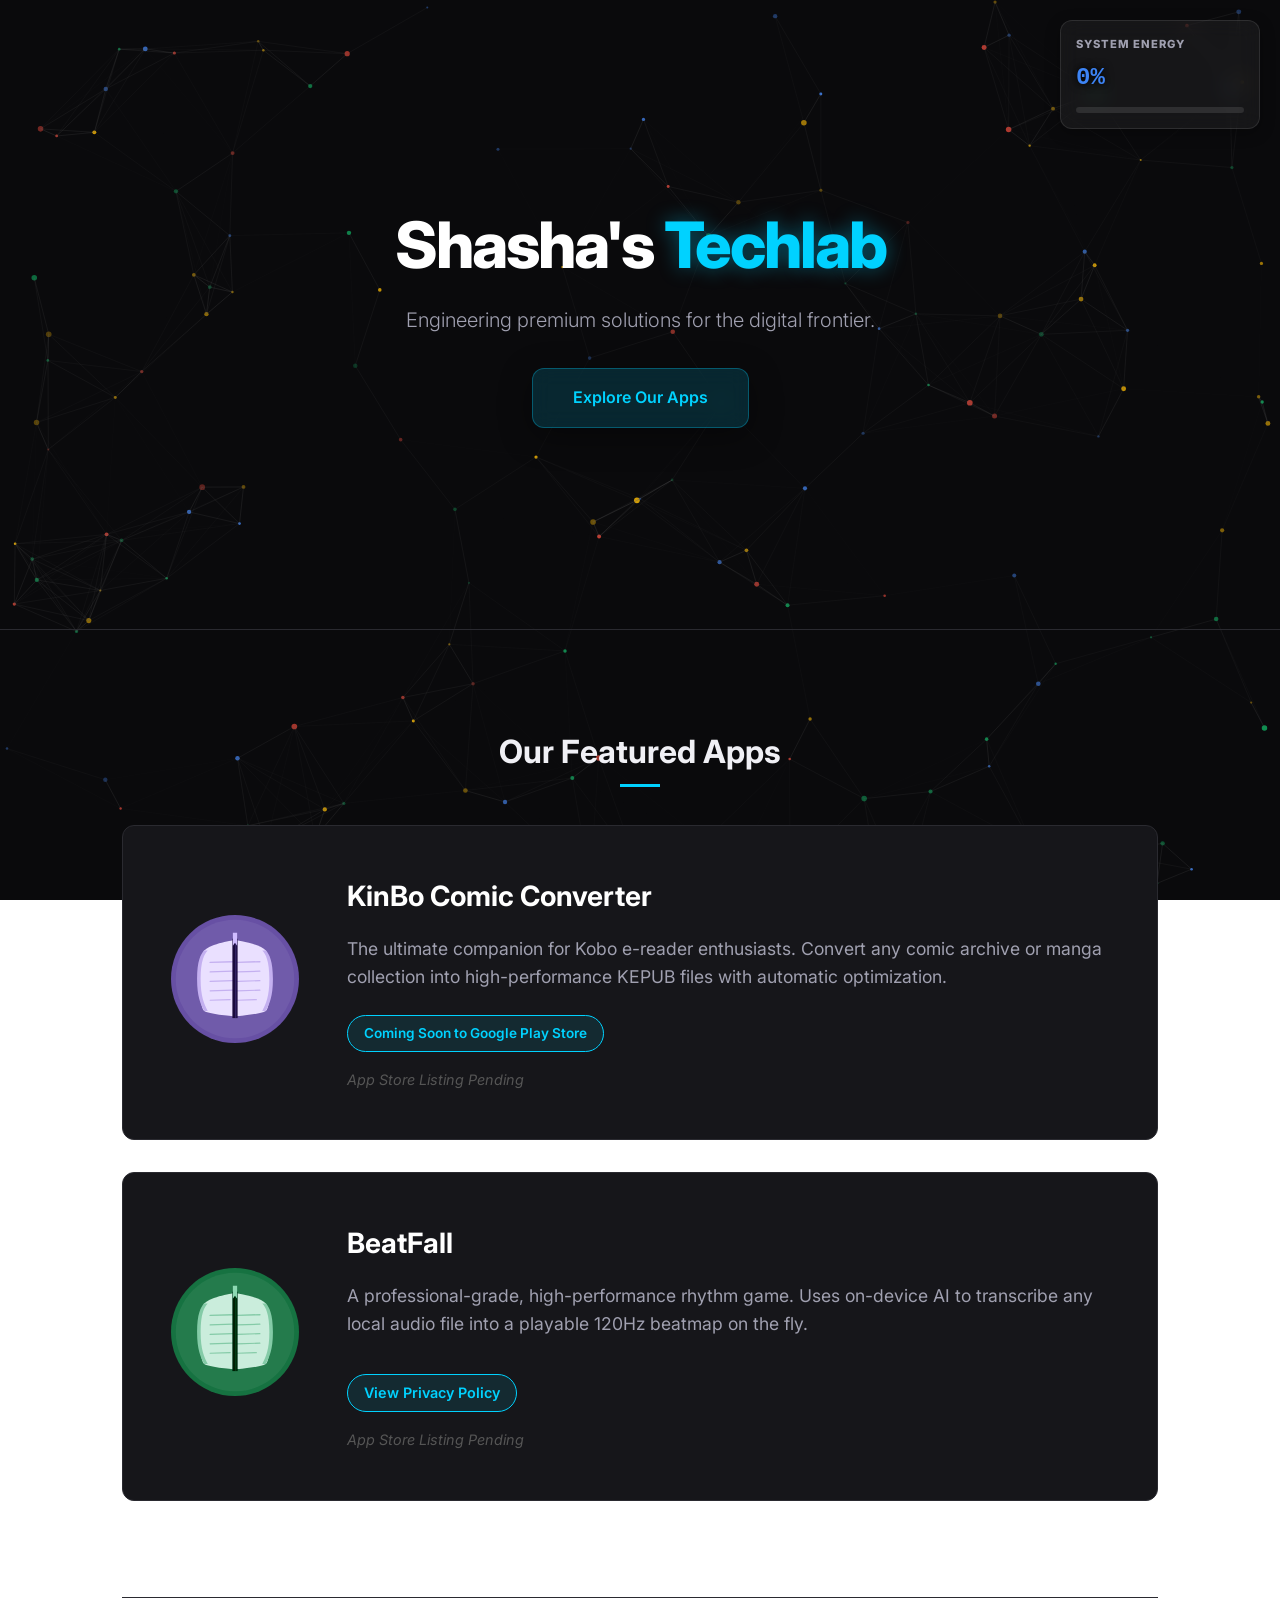
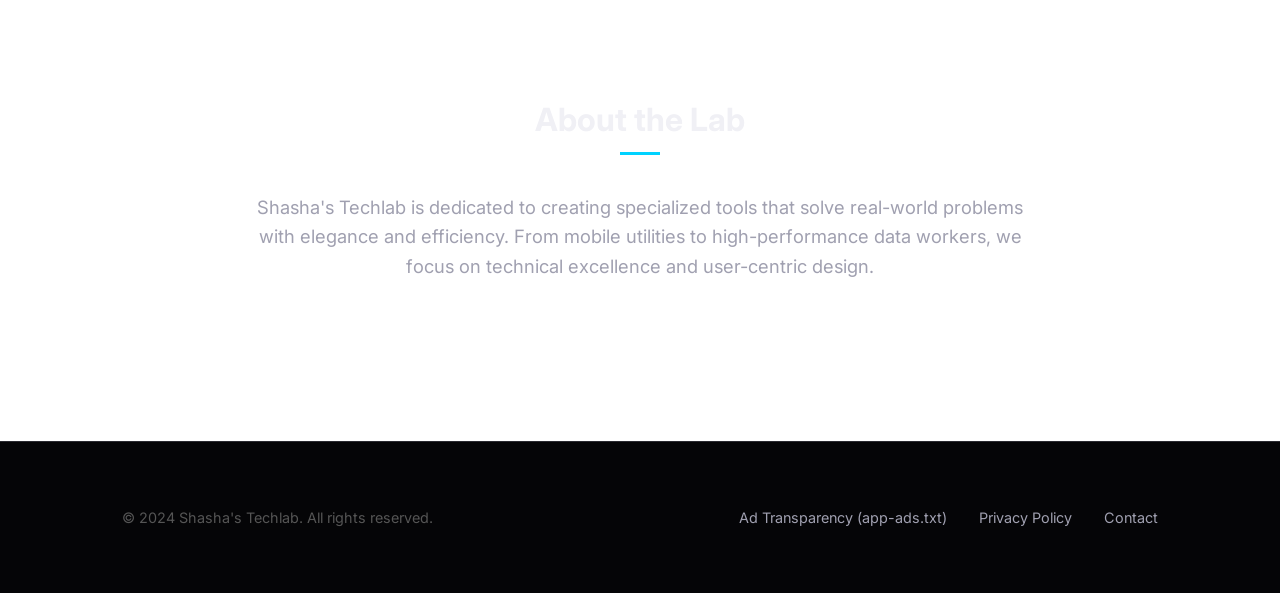
<file: index.html>
<!DOCTYPE html>
<html lang="en">
<head>
    <meta charset="UTF-8">
    <meta name="viewport" content="width=device-width, initial-scale=1.0">
    <title>Shasha's Techlab | Premium Software & Tools</title>
    <link rel="stylesheet" href="style.css">
    <link rel="preconnect" href="https://fonts.googleapis.com">
    <link rel="preconnect" href="https://fonts.gstatic.com" crossorigin>
    <link href="https://fonts.googleapis.com/css2?family=Inter:wght@300;400;600;800&display=swap" rel="stylesheet">
</head>
<body>
    <canvas id="antigravity-bg"></canvas>
    <div id="energy-container">
        <div class="energy-label">SYSTEM ENERGY</div>
        <div class="energy-value" id="energy-value">0%</div>
        <div class="energy-bar-bg">
            <div class="energy-bar-fill" id="energy-bar"></div>
        </div>
    </div>
    <header class="hero" id="hero-header">
        <div class="content hero-content">
            <h1 class="logo-text">Shasha's <span>Techlab</span></h1>
            <p class="tagline">Engineering premium solutions for the digital frontier.</p>
            <div class="hero-cta">
                <a href="#apps" class="btn primary">Explore Our Apps</a>
            </div>
        </div>
    </header>

    <main class="content">
        <section id="apps" class="apps-section">
            <h2 class="section-title">Our Featured Apps</h2>
            <div class="app-card-container">
                <div class="app-card">
                    <div class="app-icon-wrapper">
                        <img src="app-icon.svg" alt="KinBo Icon">
                    </div>
                    <div class="app-details">
                        <h3>KinBo Comic Converter</h3>
                        <p>The ultimate companion for Kobo e-reader enthusiasts. Convert any comic archive or manga collection into high-performance KEPUB files with automatic optimization.</p>
                        <div class="app-status">Coming Soon to Google Play Store</div>
                        <div class="app-badges">
                            <!-- Placeholder for Play Store Badge -->
                            <div class="badge-placeholder">App Store Listing Pending</div>
                        </div>
                    </div>
                </div>

                <div class="app-card">
                    <div class="app-icon-wrapper">
                        <!-- Using a hue-rotated placeholder icon for BeatFall -->
                        <img src="app-icon.svg" alt="BeatFall Icon" style="filter: hue-rotate(240deg);">
                    </div>
                    <div class="app-details">
                        <h3>BeatFall</h3>
                        <p>A professional-grade, high-performance rhythm game. Uses on-device AI to transcribe any local audio file into a playable 120Hz beatmap on the fly.</p>
                        <div class="app-status" style="margin-top: 12px;">
                            <a href="beatfall-privacy.html" style="color: var(--accent-color); text-decoration: none; font-weight: 600; font-size: 0.9rem;">View Privacy Policy</a>
                        </div>
                        <div class="app-badges">
                            <div class="badge-placeholder">App Store Listing Pending</div>
                        </div>
                    </div>
                </div>
            </div>
        </section>

        <section id="about" class="about-section">
            <h2 class="section-title">About the Lab</h2>
            <p>Shasha's Techlab is dedicated to creating specialized tools that solve real-world problems with elegance and efficiency. From mobile utilities to high-performance data workers, we focus on technical excellence and user-centric design.</p>
        </section>
    </main>

    <footer class="site-footer">
        <div class="content footer-content">
            <div class="footer-left">
                <p>&copy; 2024 Shasha's Techlab. All rights reserved.</p>
            </div>
            <div class="footer-right">
                <nav class="footer-nav">
                    <a href="app-ads.txt">Ad Transparency (app-ads.txt)</a>
                    <a href="privacy.html">Privacy Policy</a>
                    <a href="mailto:shashatechlab@gmail.com">Contact</a>
                </nav>
            </div>
        </div>
    </footer>
    <script src="particles.js"></script>
</body>
</html>
</file>
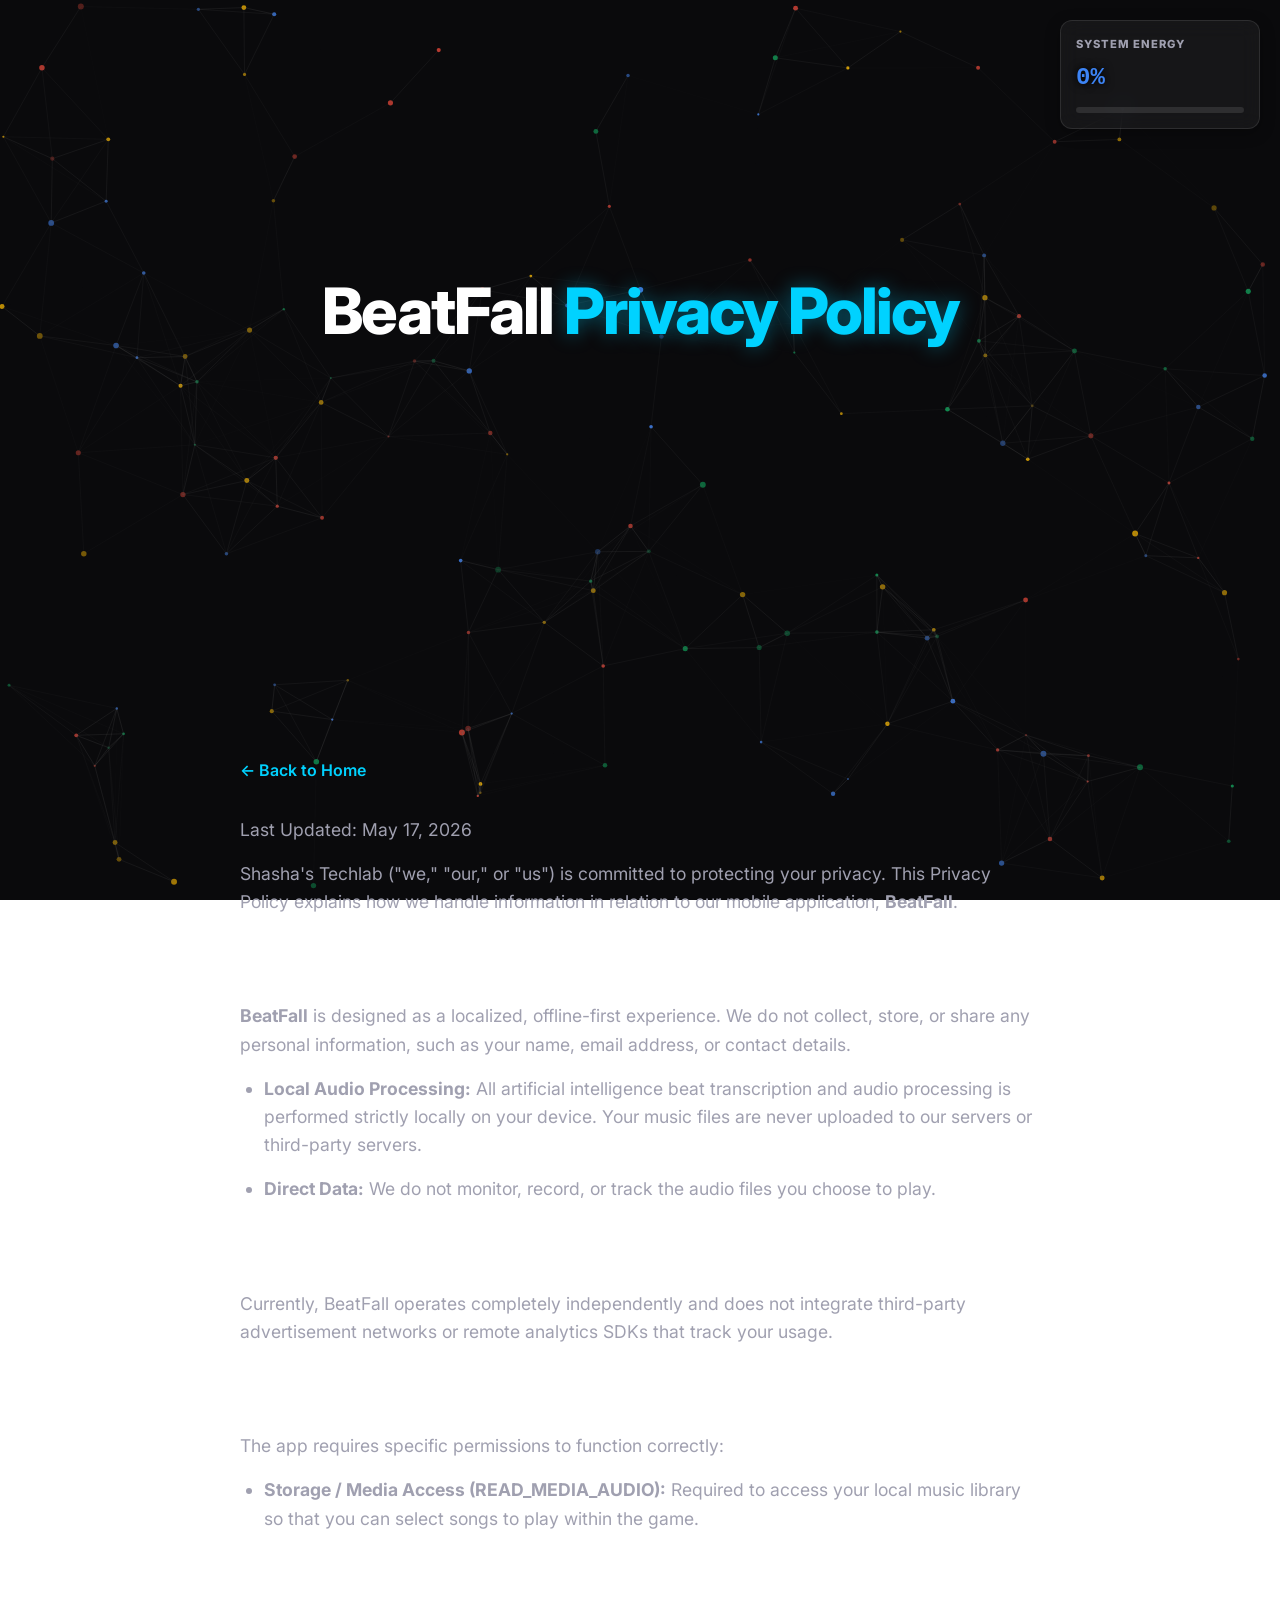
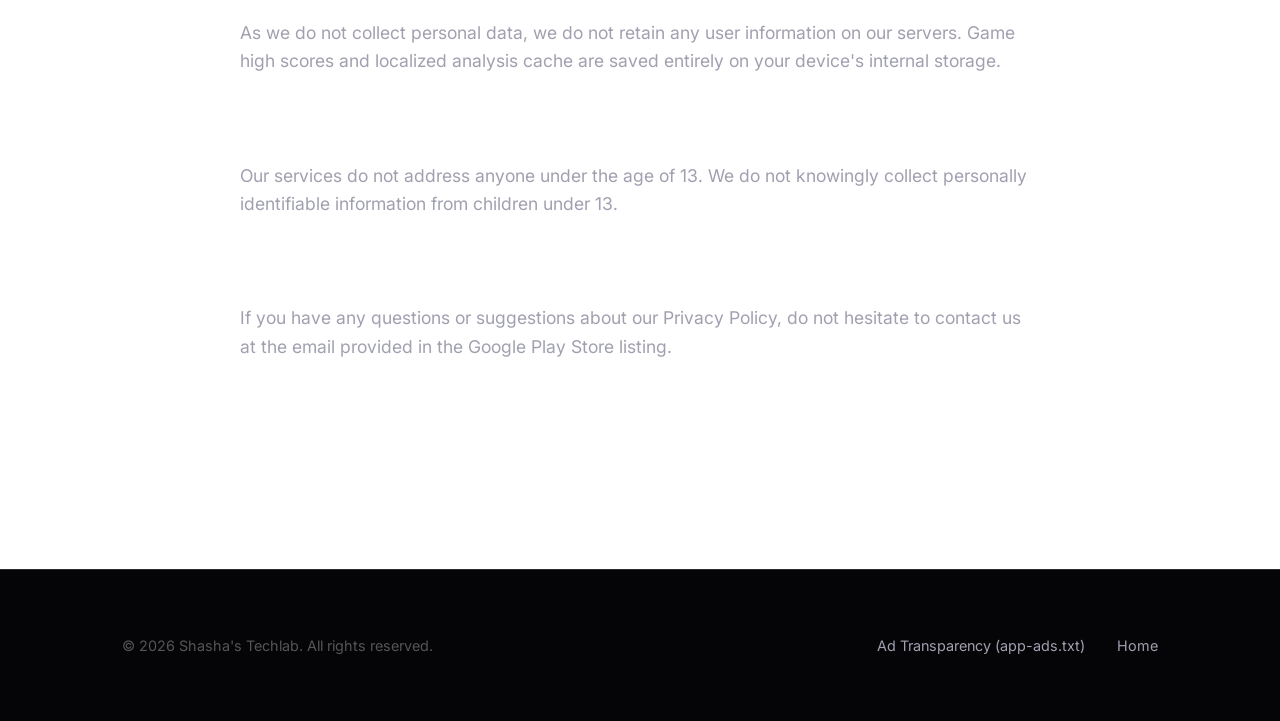
<file: beatfall-privacy.html>
<!DOCTYPE html>
<html lang="en">
<head>
    <meta charset="UTF-8">
    <meta name="viewport" content="width=device-width, initial-scale=1.0">
    <title>BeatFall Privacy Policy | Shasha's Techlab</title>
    <link rel="stylesheet" href="style.css">
    <link rel="preconnect" href="https://fonts.googleapis.com">
    <link rel="preconnect" href="https://fonts.gstatic.com" crossorigin>
    <link href="https://fonts.googleapis.com/css2?family=Inter:wght@300;400;600;800&display=swap" rel="stylesheet">
    <style>
        .privacy-content {
            padding: 8rem 0;
            max-width: 800px;
        }
        .privacy-content h1 {
            font-size: 3rem;
            margin-bottom: 2rem;
            color: var(--accent-color);
        }
        .privacy-content h2 {
            font-size: 1.5rem;
            margin-top: 2rem;
            margin-bottom: 1rem;
            color: #fff;
        }
        .privacy-content p, .privacy-content li {
            color: var(--text-secondary);
            margin-bottom: 1rem;
            font-size: 1.1rem;
        }
        .privacy-content ul {
            margin-left: 1.5rem;
            margin-bottom: 2rem;
        }
        .back-link {
            display: inline-block;
            margin-bottom: 2rem;
            color: var(--accent-color);
            text-decoration: none;
            font-weight: 600;
        }
        .back-link:hover {
            text-decoration: underline;
        }
    </style>
</head>
<body>
    <canvas id="antigravity-bg"></canvas>
    <div id="energy-container">
        <div class="energy-label">SYSTEM ENERGY</div>
        <div class="energy-value" id="energy-value">0%</div>
        <div class="energy-bar-bg">
            <div class="energy-bar-fill" id="energy-bar"></div>
        </div>
    </div>
    <header class="hero" style="min-height: 200px; background-color: transparent; border-bottom: none;">
        <div class="content hero-content" style="animation: none;">
            <h1 class="logo-text">BeatFall <span>Privacy Policy</span></h1>
        </div>
    </header>

    <main class="content privacy-content">
        <a href="index.html" class="back-link">← Back to Home</a>
        
        <p>Last Updated: May 17, 2026</p>

        <p>Shasha's Techlab ("we," "our," or "us") is committed to protecting your privacy. This Privacy Policy explains how we handle information in relation to our mobile application, <strong>BeatFall</strong>.</p>

        <h2>1. Information We Collect</h2>
        <p><strong>BeatFall</strong> is designed as a localized, offline-first experience. We do not collect, store, or share any personal information, such as your name, email address, or contact details.</p>
        <ul>
            <li><strong>Local Audio Processing:</strong> All artificial intelligence beat transcription and audio processing is performed strictly locally on your device. Your music files are never uploaded to our servers or third-party servers.</li>
            <li><strong>Direct Data:</strong> We do not monitor, record, or track the audio files you choose to play.</li>
        </ul>

        <h2>2. Third-Party Services</h2>
        <p>Currently, BeatFall operates completely independently and does not integrate third-party advertisement networks or remote analytics SDKs that track your usage.</p>

        <h2>3. Permissions</h2>
        <p>The app requires specific permissions to function correctly:</p>
        <ul>
            <li><strong>Storage / Media Access (READ_MEDIA_AUDIO):</strong> Required to access your local music library so that you can select songs to play within the game.</li>
        </ul>

        <h2>4. Data Retention</h2>
        <p>As we do not collect personal data, we do not retain any user information on our servers. Game high scores and localized analysis cache are saved entirely on your device's internal storage.</p>

        <h2>5. Children's Privacy</h2>
        <p>Our services do not address anyone under the age of 13. We do not knowingly collect personally identifiable information from children under 13.</p>

        <h2>6. Contact Us</h2>
        <p>If you have any questions or suggestions about our Privacy Policy, do not hesitate to contact us at the email provided in the Google Play Store listing.</p>
    </main>

    <footer class="site-footer">
        <div class="content footer-content">
            <div class="footer-left">
                <p>&copy; 2026 Shasha's Techlab. All rights reserved.</p>
            </div>
            <div class="footer-right">
                <nav class="footer-nav">
                    <a href="app-ads.txt">Ad Transparency (app-ads.txt)</a>
                    <a href="index.html">Home</a>
                </nav>
            </div>
        </div>
    </footer>
    <script src="particles.js"></script>
</body>
</html>
</file>
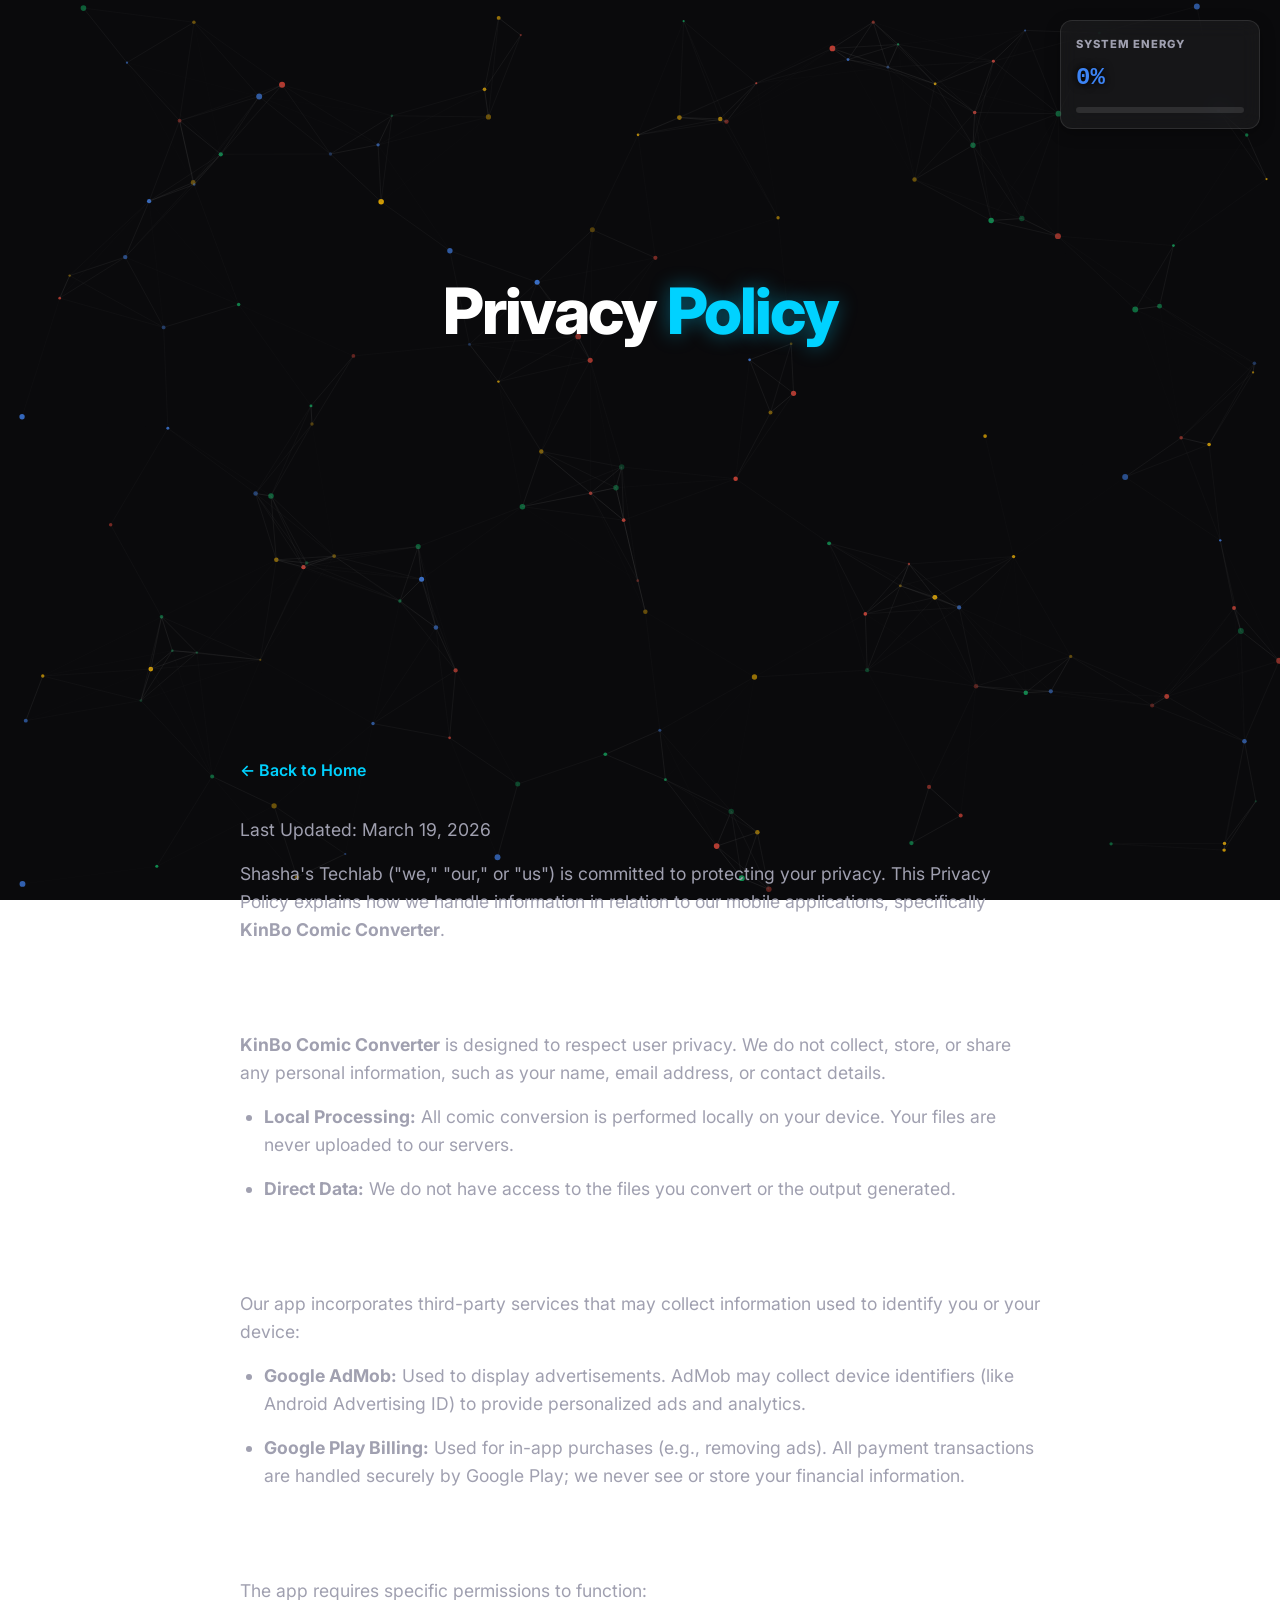
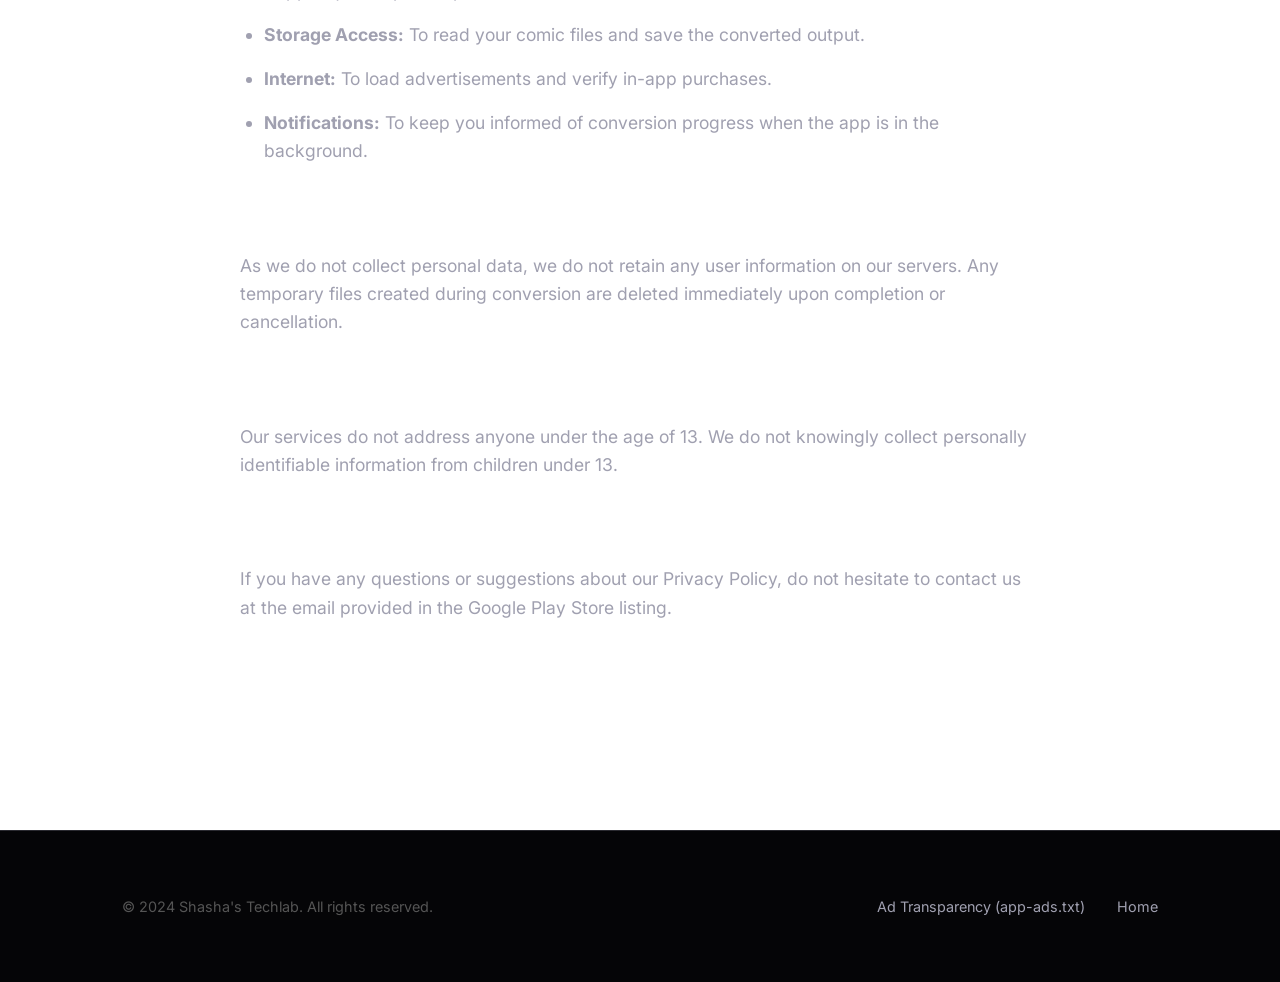
<file: privacy.html>
<!DOCTYPE html>
<html lang="en">
<head>
    <meta charset="UTF-8">
    <meta name="viewport" content="width=device-width, initial-scale=1.0">
    <title>Privacy Policy | Shasha's Techlab</title>
    <link rel="stylesheet" href="style.css">
    <link rel="preconnect" href="https://fonts.googleapis.com">
    <link rel="preconnect" href="https://fonts.gstatic.com" crossorigin>
    <link href="https://fonts.googleapis.com/css2?family=Inter:wght@300;400;600;800&display=swap" rel="stylesheet">
    <style>
        .privacy-content {
            padding: 8rem 0;
            max-width: 800px;
        }
        .privacy-content h1 {
            font-size: 3rem;
            margin-bottom: 2rem;
            color: var(--accent-color);
        }
        .privacy-content h2 {
            font-size: 1.5rem;
            margin-top: 2rem;
            margin-bottom: 1rem;
            color: #fff;
        }
        .privacy-content p, .privacy-content li {
            color: var(--text-secondary);
            margin-bottom: 1rem;
            font-size: 1.1rem;
        }
        .privacy-content ul {
            margin-left: 1.5rem;
            margin-bottom: 2rem;
        }
        .back-link {
            display: inline-block;
            margin-bottom: 2rem;
            color: var(--accent-color);
            text-decoration: none;
            font-weight: 600;
        }
        .back-link:hover {
            text-decoration: underline;
        }
    </style>
</head>
<body>
    <canvas id="antigravity-bg"></canvas>
    <div id="energy-container">
        <div class="energy-label">SYSTEM ENERGY</div>
        <div class="energy-value" id="energy-value">0%</div>
        <div class="energy-bar-bg">
            <div class="energy-bar-fill" id="energy-bar"></div>
        </div>
    </div>
    <header class="hero" style="min-height: 200px; background-color: transparent; border-bottom: none;">
        <div class="content hero-content" style="animation: none;">
            <h1 class="logo-text">Privacy <span>Policy</span></h1>
        </div>
    </header>

    <main class="content privacy-content">
        <a href="index.html" class="back-link">← Back to Home</a>
        
        <p>Last Updated: March 19, 2026</p>

        <p>Shasha's Techlab ("we," "our," or "us") is committed to protecting your privacy. This Privacy Policy explains how we handle information in relation to our mobile applications, specifically <strong>KinBo Comic Converter</strong>.</p>

        <h2>1. Information We Collect</h2>
        <p><strong>KinBo Comic Converter</strong> is designed to respect user privacy. We do not collect, store, or share any personal information, such as your name, email address, or contact details.</p>
        <ul>
            <li><strong>Local Processing:</strong> All comic conversion is performed locally on your device. Your files are never uploaded to our servers.</li>
            <li><strong>Direct Data:</strong> We do not have access to the files you convert or the output generated.</li>
        </ul>

        <h2>2. Third-Party Services</h2>
        <p>Our app incorporates third-party services that may collect information used to identify you or your device:</p>
        <ul>
            <li><strong>Google AdMob:</strong> Used to display advertisements. AdMob may collect device identifiers (like Android Advertising ID) to provide personalized ads and analytics.</li>
            <li><strong>Google Play Billing:</strong> Used for in-app purchases (e.g., removing ads). All payment transactions are handled securely by Google Play; we never see or store your financial information.</li>
        </ul>

        <h2>3. Permissions</h2>
        <p>The app requires specific permissions to function:</p>
        <ul>
            <li><strong>Storage Access:</strong> To read your comic files and save the converted output.</li>
            <li><strong>Internet:</strong> To load advertisements and verify in-app purchases.</li>
            <li><strong>Notifications:</strong> To keep you informed of conversion progress when the app is in the background.</li>
        </ul>

        <h2>4. Data Retention</h2>
        <p>As we do not collect personal data, we do not retain any user information on our servers. Any temporary files created during conversion are deleted immediately upon completion or cancellation.</p>

        <h2>5. Children's Privacy</h2>
        <p>Our services do not address anyone under the age of 13. We do not knowingly collect personally identifiable information from children under 13.</p>

        <h2>6. Contact Us</h2>
        <p>If you have any questions or suggestions about our Privacy Policy, do not hesitate to contact us at the email provided in the Google Play Store listing.</p>
    </main>

    <footer class="site-footer">
        <div class="content footer-content">
            <div class="footer-left">
                <p>&copy; 2024 Shasha's Techlab. All rights reserved.</p>
            </div>
            <div class="footer-right">
                <nav class="footer-nav">
                    <a href="app-ads.txt">Ad Transparency (app-ads.txt)</a>
                    <a href="index.html">Home</a>
                </nav>
            </div>
        </div>
    </footer>
    <script src="particles.js"></script>
</body>
</html>
</file>
<file: style.css>
:root {
    --bg-color: #0a0a0c;
    --surface-color: #16161a;
    --accent-color: #00d2ff;
    --accent-glow: rgba(0, 210, 255, 0.4);
    --text-primary: #f0f0f5;
    --text-secondary: #a0a0b0;
    --border-color: #2a2a30;
    --font-main: 'Inter', -apple-system, sans-serif;
}

* {
    margin: 0;
    padding: 0;
    box-sizing: border-box;
}

body {
    background-color: transparent; /* Let canvas show through from behind */
    color: var(--text-primary);
    font-family: var(--font-main);
    line-height: 1.6;
    overflow-x: hidden;
}

.content {
    max-width: 1100px;
    margin: 0 auto;
    padding: 0 2rem;
}

/* Hero Section */
.hero {
    height: 70vh;
    position: relative;
    display: flex;
    align-items: center;
    justify-content: center;
    text-align: center;
    background-color: transparent;
    border-bottom: 1px solid var(--border-color);
    overflow: hidden;
}

#antigravity-bg {
    position: fixed; /* Global background */
    top: 0;
    left: 0;
    width: 100vw;
    height: 100vh;
    z-index: -1; /* Always behind everything */
    pointer-events: none;
}

.hero-content {
    position: relative;
    z-index: 2;
    animation: float 6s ease-in-out infinite;
}

@keyframes float {
    0%, 100% { transform: translateY(0); }
    50% { transform: translateY(-20px); }
}

.logo-text {
    font-size: 4rem;
    font-weight: 800;
    letter-spacing: -2px;
    margin-bottom: 0.5rem;
    color: #fff;
}

.logo-text span {
    color: var(--accent-color);
    text-shadow: 0 0 20px var(--accent-glow);
}

.tagline {
    font-size: 1.25rem;
    color: var(--text-secondary);
    max-width: 600px;
    margin: 0 auto 2rem auto;
    font-weight: 300;
}

/* Buttons */
.btn {
    display: inline-block;
    padding: 1rem 2.5rem;
    font-weight: 600;
    text-decoration: none;
    border-radius: 12px;
    transition: all 0.4s cubic-bezier(0.175, 0.885, 0.32, 1.275);
    border: 1px solid rgba(255, 255, 255, 0.1);
    backdrop-filter: blur(10px);
    -webkit-backdrop-filter: blur(10px);
    position: relative;
    overflow: hidden;
}

.btn.primary {
    background-color: rgba(0, 210, 255, 0.15);
    color: var(--accent-color);
    box-shadow: 0 8px 32px 0 rgba(0, 0, 0, 0.37);
    border: 1px solid rgba(0, 210, 255, 0.3);
}

.btn.primary:hover {
    transform: scale(1.05);
    background-color: rgba(0, 210, 255, 0.25);
    box-shadow: 0 0 20px var(--accent-glow);
    border-color: var(--accent-color);
}

/* Section Styling */
.section-title {
    font-size: 2rem;
    font-weight: 700;
    margin-bottom: 3rem;
    text-align: center;
    position: relative;
}

.section-title::after {
    content: '';
    position: absolute;
    bottom: -10px;
    left: 50%;
    transform: translateX(-50%);
    width: 40px;
    height: 3px;
    background-color: var(--accent-color);
}

.apps-section {
    padding: 6rem 0;
}

/* App Cards */
.app-card-container {
    display: grid;
    grid-template-columns: 1fr;
    gap: 2rem;
}

.app-card {
    background-color: var(--surface-color);
    border: 1px solid var(--border-color);
    border-radius: 12px;
    padding: 3rem;
    display: flex;
    gap: 3rem;
    align-items: center;
    transition: transform 0.3s ease;
}

.app-card:hover {
    border-color: var(--accent-color);
    transform: translateY(-5px);
}

.app-icon-wrapper {
    flex-shrink: 0;
}

.app-details h3 {
    font-size: 1.75rem;
    margin-bottom: 1rem;
    color: #fff;
}

.app-details p {
    color: var(--text-secondary);
    margin-bottom: 1.5rem;
    font-size: 1.1rem;
}

.app-status {
    display: inline-block;
    padding: 0.4rem 1rem;
    background-color: rgba(0, 210, 255, 0.1);
    color: var(--accent-color);
    border-radius: 20px;
    font-size: 0.85rem;
    font-weight: 600;
    border: 1px solid var(--accent-color);
    margin-bottom: 1rem;
}

.badge-placeholder {
    color: #555;
    font-style: italic;
    font-size: 0.9rem;
}

/* About Section */
.about-section {
    padding: 6rem 0;
    text-align: center;
    border-top: 1px solid var(--border-color);
}

.about-section p {
    max-width: 800px;
    margin: 0 auto;
    font-size: 1.15rem;
    color: var(--text-secondary);
}

/* Footer */
.site-footer {
    background-color: #050507;
    padding: 4rem 0;
    border-top: 1px solid var(--border-color);
    margin-top: 4rem;
    position: relative;
    z-index: 10; /* Far above the canvas */
}

.footer-content {
    display: flex;
    justify-content: space-between;
    align-items: center;
    flex-wrap: wrap;
    gap: 2rem;
}

.footer-left p {
    color: #555;
    font-size: 0.9rem;
}

.footer-nav {
    display: flex;
    gap: 2rem;
}

.footer-nav a {
    color: var(--text-secondary);
    text-decoration: none;
    font-size: 0.9rem;
    transition: color 0.2s;
}

.footer-nav a:hover {
    color: var(--accent-color);
}

/* Energy Counter UI */
#energy-container {
    position: fixed;
    top: 20px;
    right: 20px;
    background: rgba(255, 255, 255, 0.05);
    backdrop-filter: blur(10px);
    -webkit-backdrop-filter: blur(10px);
    border: 1px solid rgba(255, 255, 255, 0.1);
    border-radius: 12px;
    padding: 15px;
    width: 200px;
    z-index: 1000;
    transition: all 0.3s ease;
    box-shadow: 0 4px 15px rgba(0, 0, 0, 0.3);
}

.energy-label {
    font-size: 0.7rem;
    font-weight: 800;
    letter-spacing: 1px;
    color: var(--text-secondary);
    margin-bottom: 5px;
}

.energy-value {
    font-size: 1.5rem;
    font-weight: 800;
    color: var(--accent-color);
    margin-bottom: 10px;
    font-family: monospace;
    text-shadow: 0 0 10px rgba(0, 0, 0, 0.8), 0 0 5px rgba(0, 0, 0, 0.5);
    transition: color 0.3s ease;
}

.energy-bar-bg {
    width: 100%;
    height: 6px;
    background: rgba(255, 255, 255, 0.1);
    border-radius: 3px;
    overflow: hidden;
}

.energy-bar-fill {
    width: 0%;
    height: 100%;
    background: var(--accent-color);
    box-shadow: 0 0 10px var(--accent-glow);
    transition: width 0.1s linear, background 0.3s ease;
}

/* Energy States */
.energy-warning .energy-value,
.energy-warning .energy-bar-fill {
    color: #ff9800;
    background: #ff9800;
    box-shadow: 0 0 15px rgba(255, 152, 0, 0.6);
}

.energy-critical {
    border-color: #ff3d00 !important;
    animation: vibrate 0.1s linear infinite;
}

.energy-critical .energy-value,
.energy-critical .energy-bar-fill {
    color: #ff3d00;
    background: #ff3d00;
    box-shadow: 0 0 25px rgba(255, 61, 0, 0.8);
}

@keyframes vibrate {
    0% { transform: translate(0, 0); }
    25% { transform: translate(-2px, 2px); }
    50% { transform: translate(2px, -2px); }
    75% { transform: translate(-2px, -2px); }
    100% { transform: translate(2px, 2px); }
}

@media (max-width: 768px) {
    #energy-container {
        width: 150px;
        top: 10px;
        right: 10px;
        padding: 10px;
    }
    .energy-value {
        font-size: 1.2rem;
    }
}
</file>
